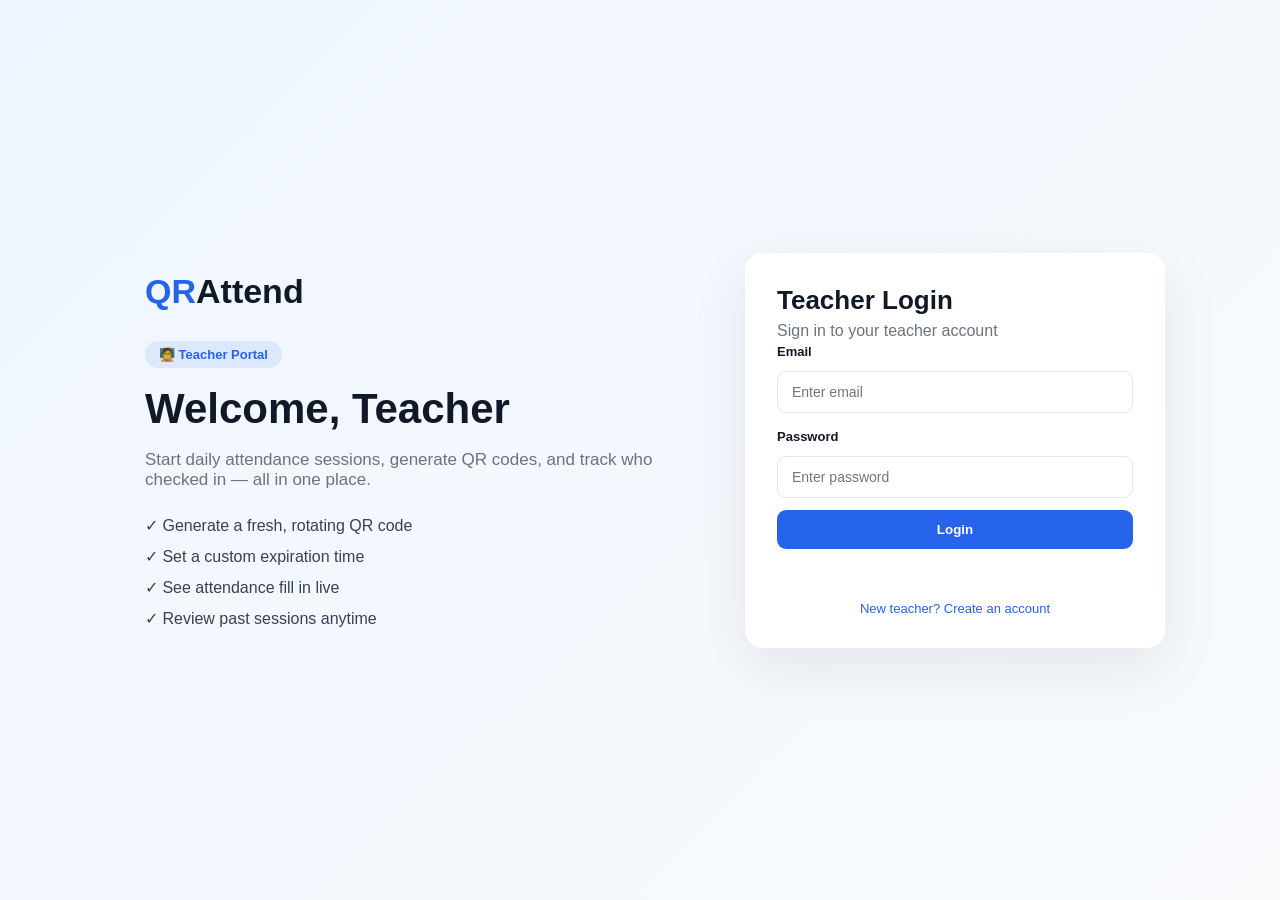
<file: index.html>
<!DOCTYPE html>
<html lang="en">
<head>
<meta charset="UTF-8">
<meta name="viewport" content="width=device-width, initial-scale=1.0">
<title>Teacher Login - QR Attendance System</title>
<link rel="stylesheet" href="style.css">
</head>
<body>

<div id="loginPage">
    <div class="login-container">
        <div class="login-left">
            <div class="brand-large">QR<span>Attend</span></div>
            <div class="role-tag">🧑‍🏫 Teacher Portal</div>
            <h1>Welcome, Teacher</h1>
            <p>Start daily attendance sessions, generate QR codes, and track who checked in — all in one place.</p>
            <div class="feature-list">
                <div>✓ Generate a fresh, rotating QR code</div>
                <div>✓ Set a custom expiration time</div>
                <div>✓ See attendance fill in live</div>
                <div>✓ Review past sessions anytime</div>
            </div>
        </div>

        <div id="loginSection" class="login-card">
            <h2>Teacher Login</h2>
            <p class="muted">Sign in to your teacher account</p>
            <form id="loginForm">
                <label>Email</label>
                <input type="email" id="loginEmail" placeholder="Enter email" required>
                <label>Password</label>
                <input type="password" id="loginPassword" placeholder="Enter password" required>
                <button type="submit" class="primary-btn full">Login</button>
            </form>
            <div id="loginMessage" class="message"></div>
            <div class="login-links single">
                <button type="button" onclick="showRegisterSection()" class="link-btn">New teacher? Create an account</button>
            </div>
        </div>

        <div id="registerSection" class="login-card hidden">
            <button type="button" class="back-btn" onclick="showLoginSection()">← Back to Login</button>
            <h2>Teacher Registration</h2>
            <p class="muted">Create your teacher account</p>
            <form id="registerForm">
                <label>Full Name</label>
                <input type="text" id="registerName" required>
                <label>Email</label>
                <input type="email" id="registerEmail" required>
                <label>Password</label>
                <input type="password" id="registerPassword" required>
                <label>Employee ID</label>
                <input type="text" id="employeeId" placeholder="Example: T001" required>
                <button type="submit" class="primary-btn full">Create Account</button>
            </form>
            <div id="registerMessage" class="message"></div>
        </div>
    </div>
</div>

<script src="app.js"></script>
</body>
</html>
</file>
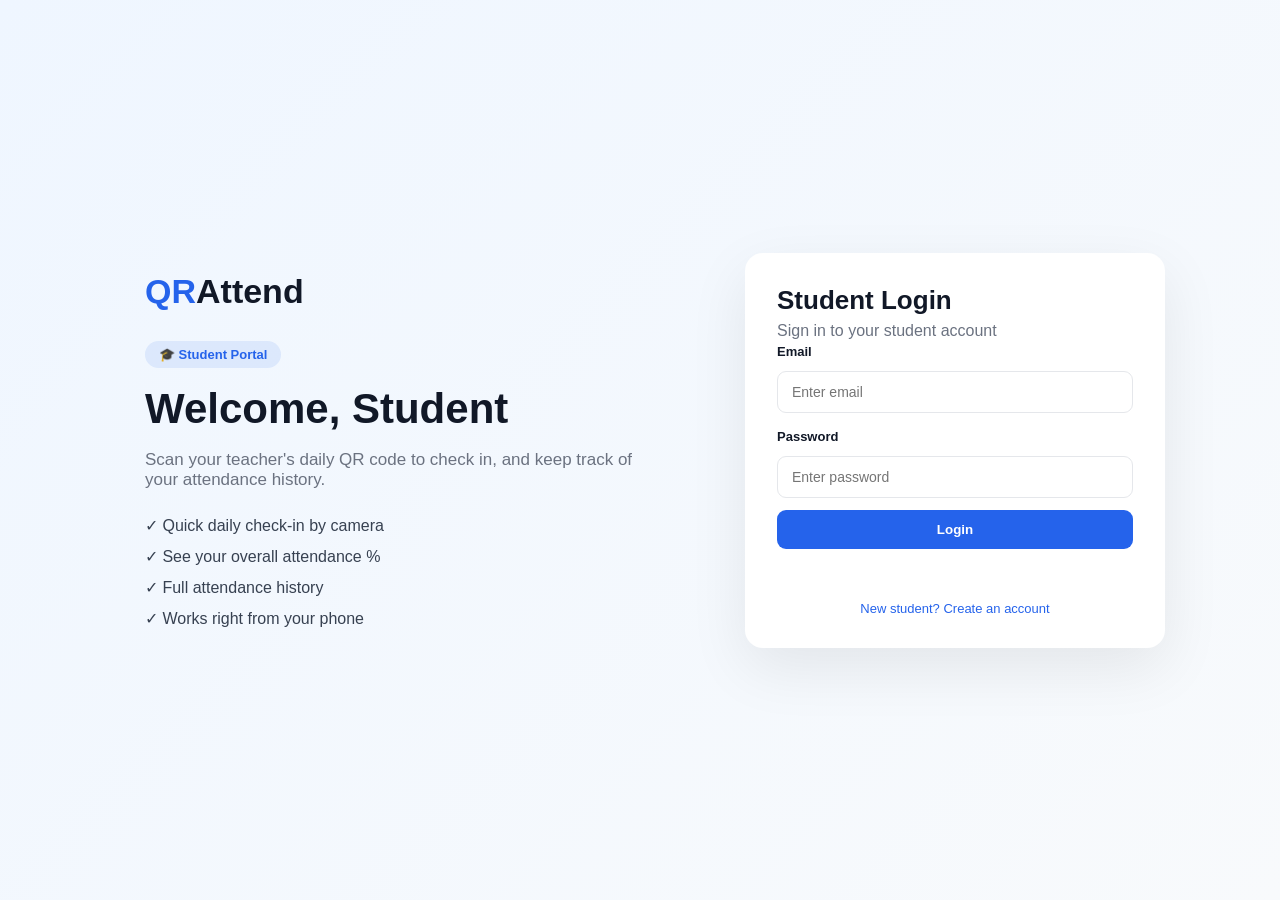
<file: Student-login.html>
<!DOCTYPE html>
<html lang="en">
<head>
    <meta charset="UTF-8">
    <meta name="viewport" content="width=device-width, initial-scale=1.0">
    <title>Student Login - QR Attendance System</title>
    <link rel="stylesheet" href="style.css">
</head>
<body class="theme-student">

<div id="loginPage" class="page auth-page">
    <div class="login-container">
        <div class="login-left">
            <div class="brand-large">QR<span>Attend</span></div>
            <div class="role-tag">🎓 Student Portal</div>
            <h1>Welcome, Student</h1>
            <p>Scan your teacher's daily QR code to check in, and keep track of your attendance history.</p>
            <div class="feature-list">
                <div>✓ Quick daily check-in by camera</div>
                <div>✓ See your overall attendance %</div>
                <div>✓ Full attendance history</div>
                <div>✓ Works right from your phone</div>
            </div>
        </div>

        <!-- LOGIN CARD -->
        <div id="loginSection" class="login-card">
            <h2>Student Login</h2>
            <p class="muted">Sign in to your student account</p>

            <form id="loginForm">
                <label>Email</label>
                <input type="email" id="loginEmail" placeholder="Enter email" required>

                <label>Password</label>
                <input type="password" id="loginPassword" placeholder="Enter password" required>

                <button type="submit" class="primary-btn full">Login</button>
            </form>

            <div id="loginMessage" class="message"></div>

            <div class="login-links single">
                <button onclick="showRegisterSection()" class="link-btn">New student? Create an account</button>
            </div>
        </div>

        <!-- REGISTER CARD -->
        <div id="registerSection" class="login-card hidden">
            <button class="back-btn" onclick="showLoginSection()">← Back to Login</button>

            <h2>Student Registration</h2>
            <p class="muted">Create your student account</p>

            <form id="registerForm">
                <label>Full Name</label>
                <input type="text" id="registerName" required>

                <label>Email</label>
                <input type="email" id="registerEmail" required>

                <label>Password</label>
                <input type="password" id="registerPassword" required>

                <label>Roll Number</label>
                <input type="text" id="rollNumber" placeholder="Example: BCA001" required>

                <button type="submit" class="primary-btn full">Create Account</button>
            </form>

            <div id="registerMessage" class="message"></div>
        </div>
    </div>
</div>

<script>
    const PAGE_ROLE = "student";
</script>
<script src="app.js"></script>
</body>
</html>
</file>
<file: style.css>
* { box-sizing: border-box; margin: 0; padding: 0; }

:root {
    --primary: #2563eb;
    --primary-dark: #1d4ed8;
    --success: #16a34a;
    --danger: #dc2626;
    --bg: #f5f7fb;
    --card: #ffffff;
    --text: #111827;
    --muted: #6b7280;
    --border: #e5e7eb;
    --sidebar: #111827;
}

body { font-family: Inter, Arial, Helvetica, sans-serif; background: var(--bg); color: var(--text); }
button, input { font-family: inherit; }
button { cursor: pointer; }
.hidden { display: none !important; }

/* login */
#loginPage { min-height: 100vh; display: flex; align-items: center; justify-content: center;
  background: linear-gradient(135deg, #eff6ff, #f8fafc); padding: 20px; }
.login-container { width: min(1050px, 94%); display: grid; grid-template-columns: 1fr 420px; gap: 50px; align-items: center; }
.login-left { padding: 30px; }
.brand-large { font-size: 34px; font-weight: 800; color: var(--primary); margin-bottom: 30px; }
.brand-large span { color: #111827; }
.role-tag { display: inline-block; padding: 6px 14px; border-radius: 999px; background: rgba(37,99,235,.1);
  color: var(--primary); font-weight: 700; font-size: 13px; margin-bottom: 18px; }
.login-left h1 { font-size: 42px; line-height: 1.1; margin-bottom: 18px; }
.login-left p { font-size: 17px; color: var(--muted); max-width: 520px; margin-bottom: 26px; }
.feature-list { display: flex; flex-direction: column; gap: 12px; color: #374151; font-weight: 500; }
.login-card { background: #fff; padding: 32px; border-radius: 18px; box-shadow: 0 20px 60px rgba(0,0,0,.08); }
.login-card h2 { font-size: 26px; margin-bottom: 6px; }
.muted { color: var(--muted); }
form { display: flex; flex-direction: column; gap: 12px; }
form label { font-size: 13px; font-weight: 600; margin-top: 4px; }
input { width: 100%; padding: 12px 14px; border: 1px solid var(--border); border-radius: 9px; outline: none; font-size: 14px; }
input:focus { border-color: var(--primary); box-shadow: 0 0 0 3px rgba(37,99,235,.1); }
.primary-btn { background: var(--primary); color: #fff; border: none; padding: 12px 18px; border-radius: 9px; font-weight: 600; }
.primary-btn:hover { background: var(--primary-dark); }
.full { width: 100%; }
.login-links { display: flex; justify-content: space-between; margin-top: 18px; gap: 10px; }
.login-links.single { justify-content: center; }
.link-btn { border: none; background: none; color: var(--primary); font-size: 13px; }
.back-btn { border: none; background: none; color: var(--primary); margin-bottom: 18px; }
.message { margin-top: 14px; font-size: 14px; min-height: 20px; }
.message.success { color: var(--success); }
.message.error { color: var(--danger); }

/* dashboard shell */
#appPage { min-height: 100vh; }
.sidebar { position: fixed; left: 0; top: 0; bottom: 0; width: 230px; background: var(--sidebar); color: #fff;
  padding: calc(22px + env(safe-area-inset-top,0px)) 14px 22px; display: flex; flex-direction: column; z-index: 10; }
.brand { font-size: 23px; font-weight: 800; padding: 0 8px 24px; }
.brand span { color: #60a5fa; }
.user-box { background: rgba(255,255,255,.07); padding: 12px; border-radius: 10px; margin-bottom: 18px; }
.user-name { font-weight: 600; }
.user-role { color: #9ca3af; font-size: 12px; margin-top: 3px; text-transform: capitalize; }
#navigation { display: flex; flex-direction: column; gap: 5px; }
.nav-btn { width: 100%; padding: 11px; border: none; border-radius: 8px; background: transparent; color: #d1d5db; text-align: left; font-size: 14px; }
.nav-btn:hover, .nav-btn.active { background: #1f2937; color: #fff; }
.logout-btn { margin-top: auto; padding: 11px; border: none; border-radius: 8px; background: #7f1d1d; color: #fff; }
.logout-btn:hover { background: #991b1b; }
.main-content { margin-left: 230px; padding: 26px; padding-top: calc(26px + env(safe-area-inset-top,0px)); }
.topbar { display: flex; justify-content: space-between; align-items: center; margin-bottom: 24px; }
.topbar h2 { font-size: 24px; }
.topbar p { color: var(--muted); margin-top: 3px; font-size: 14px; }
.top-user { font-weight: 600; }

.stats-grid { display: grid; grid-template-columns: repeat(3, 1fr); gap: 18px; margin-bottom: 22px; }
.stat-card { background: #fff; border-radius: 14px; padding: 20px; border-left: 5px solid var(--primary); box-shadow: 0 4px 15px rgba(0,0,0,.04); }
.stat-card span { color: var(--muted); font-size: 13px; }
.stat-card strong { display: block; font-size: 28px; margin-top: 6px; }
.content-grid { display: grid; grid-template-columns: 1fr 1fr; gap: 18px; margin-bottom: 18px; }
.card { background: #fff; border-radius: 14px; padding: 20px; margin-bottom: 18px; box-shadow: 0 4px 15px rgba(0,0,0,.04); }
.card h3 { margin-bottom: 16px; }
.card-header { display: flex; justify-content: space-between; align-items: center; margin-bottom: 16px; }
.small-btn { background: #eff6ff; color: var(--primary); border: none; border-radius: 7px; padding: 7px 11px; font-size: 13px; }
.danger-btn { background: var(--danger); color: #fff; border: none; border-radius: 9px; padding: 11px 16px; font-weight: 600; }
.danger-btn:hover { background: #b91c1c; }

.table-container { width: 100%; overflow-x: auto; }
table { width: 100%; border-collapse: collapse; font-size: 13.5px; }
th, td { padding: 11px 9px; text-align: left; border-bottom: 1px solid var(--border); }
th { background: #f9fafb; font-weight: 600; }
.status-present { color: var(--success); font-weight: 600; }

.qr-card { text-align: center; }
.qr-container { display: flex; justify-content: center; align-items: center; margin: 18px auto; min-height: 220px; }
.qr-live { font-size: 12px; color: var(--primary); font-weight: 700; }
.qr-timer { font-size: 26px; font-weight: 800; color: var(--danger); margin: 10px; }

.scanner { width: 100%; min-height: 220px; margin: 14px 0; border-radius: 10px; overflow: hidden; background: #111; }
.scanner video { width: 100% !important; border-radius: 10px; }

.summary-item { padding: 14px; border: 1px solid var(--border); border-radius: 10px; }
.summary-top { display: flex; justify-content: space-between; margin-bottom: 8px; }
.progress { width: 100%; height: 8px; background: #e5e7eb; border-radius: 10px; overflow: hidden; }
.progress-bar { height: 100%; border-radius: 10px; }

@media (max-width: 900px) {
    .login-container { grid-template-columns: 1fr; max-width: 500px; }
    .login-left { display: none; }
    .stats-grid { grid-template-columns: repeat(2, 1fr); }
    .content-grid { grid-template-columns: 1fr; }
}
@media (max-width: 700px) {
    .sidebar { width: 64px; padding: 16px 6px; }
    .brand { font-size: 0; text-align: center; padding-bottom: 18px; }
    .brand::before { content: "QR"; font-size: 18px; }
    .user-box { text-align: center; }
    .user-name { font-size: 0; }
    .user-name::before { content: "👤"; font-size: 18px; }
    .user-role { display: none; }
    .nav-btn { font-size: 0; text-align: center; }
    .logout-btn { font-size: 0; }
    .logout-btn::before { content: "↪"; font-size: 18px; }
    .main-content { margin-left: 64px; padding: 16px; }
    .stats-grid { grid-template-columns: 1fr; }
    .top-user { display: none; }
}
</file>
